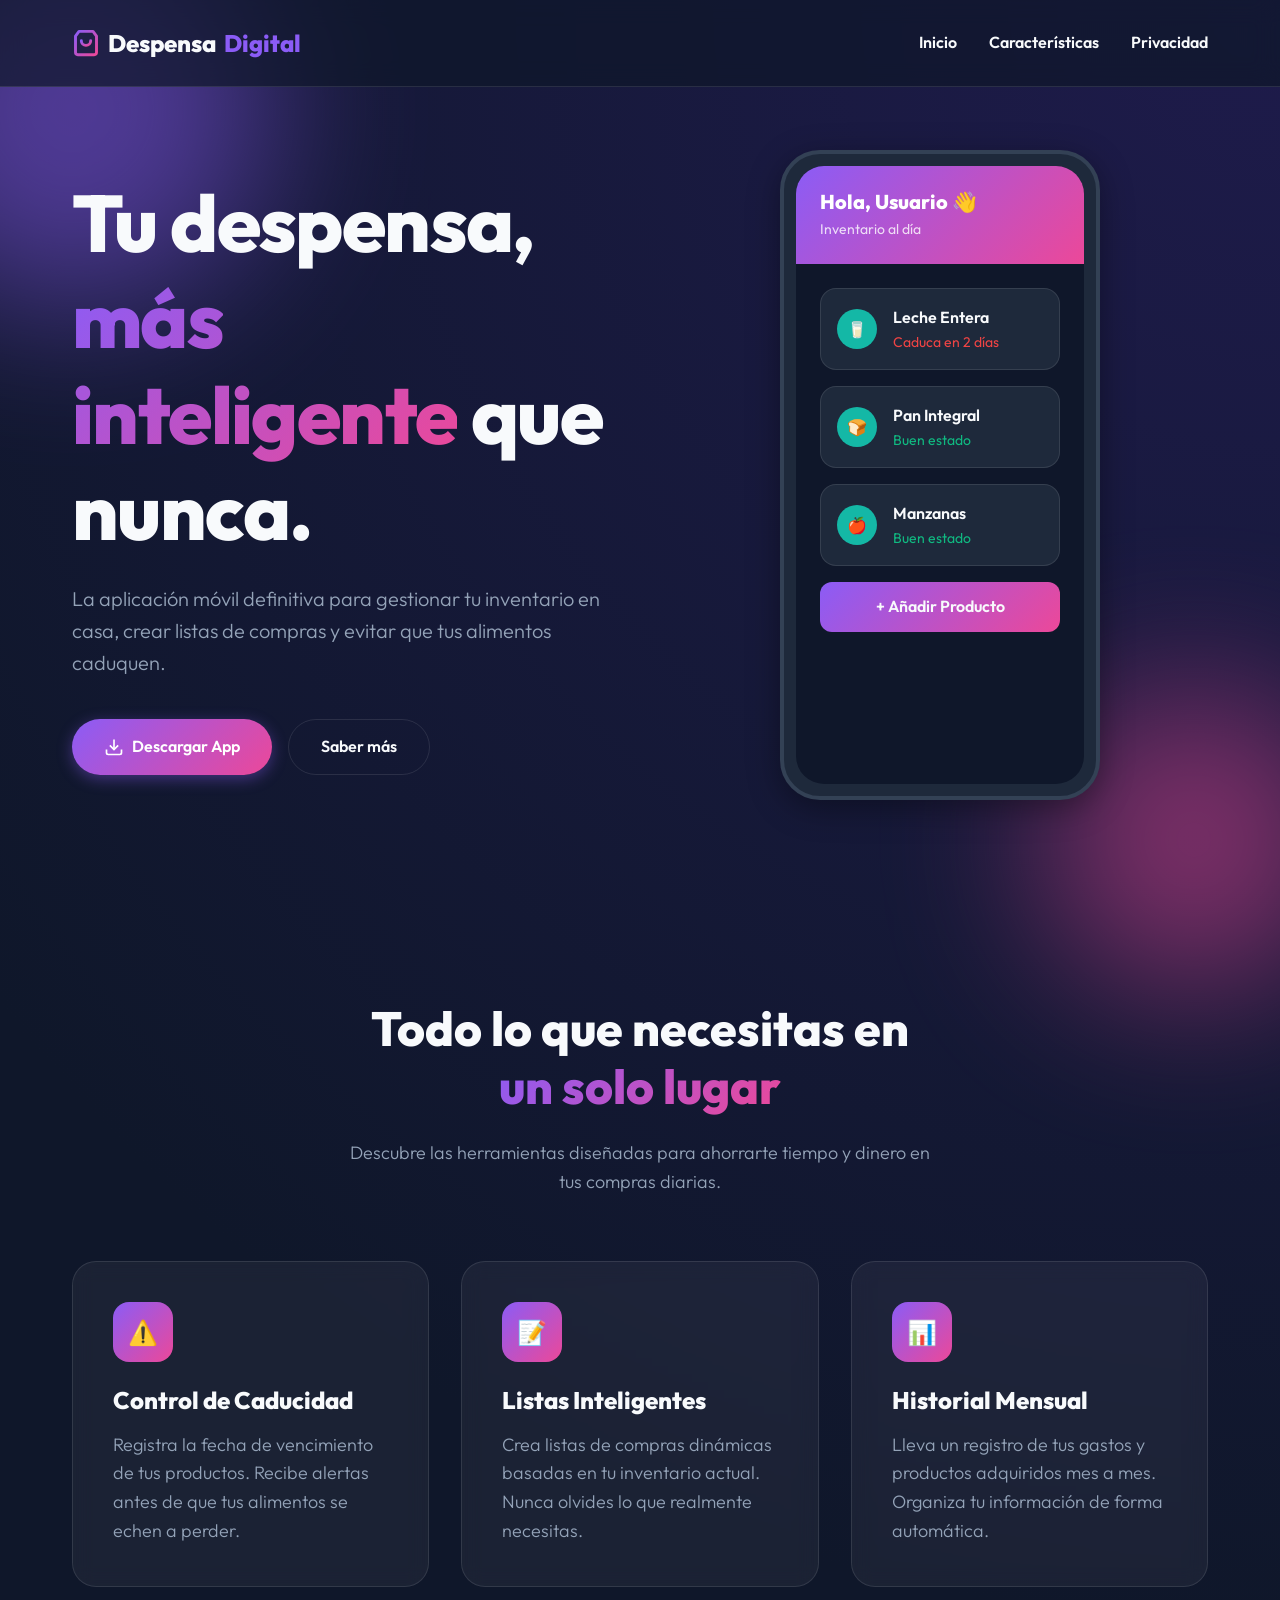
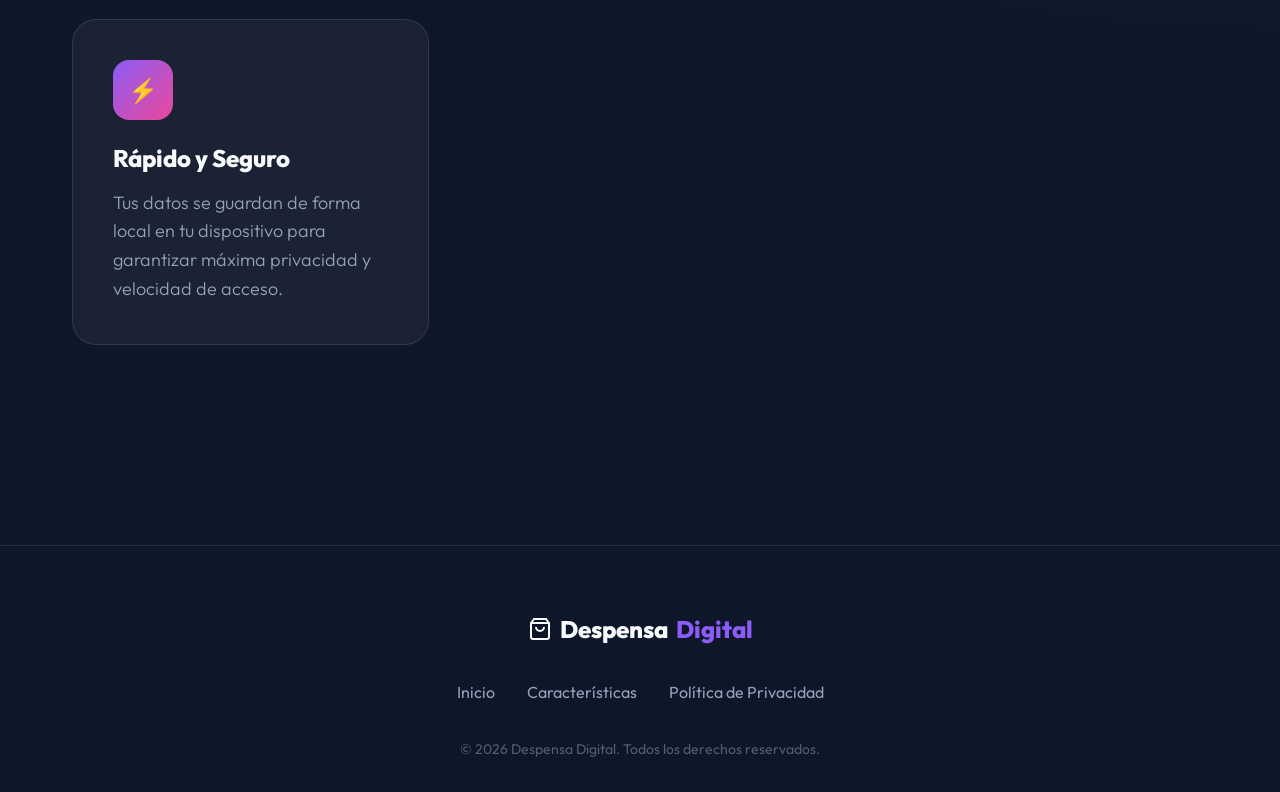
<file: index.html>
<!DOCTYPE html>
<html lang="es">
<head>
    <meta charset="UTF-8">
    <meta name="viewport" content="width=device-width, initial-scale=1.0">
    <title>Despensa Digital | Controla tus compras e inventario</title>
    <meta name="description" content="Gestiona tu despensa digital y listas de compras de forma inteligente. Haz un seguimiento de la caducidad de tus productos y mantén el historial de tus compras mensuales.">
    <link rel="stylesheet" href="css/styles.css">
</head>
<body>
    <!-- Floating Orbs -->
    <div class="floating-blob blob-1"></div>
    <div class="floating-blob blob-2"></div>

    <!-- Header -->
    <header>
        <div class="container nav-content">
            <a href="index.html" class="logo">
                <svg width="28" height="28" viewBox="0 0 24 24" fill="none" stroke="url(#gradient)" stroke-width="2.5" stroke-linecap="round" stroke-linejoin="round">
                    <defs>
                        <linearGradient id="gradient" x1="0%" y1="0%" x2="100%" y2="100%">
                            <stop offset="0%" stop-color="#8b5cf6" />
                            <stop offset="100%" stop-color="#ec4899" />
                        </linearGradient>
                    </defs>
                    <path d="M6 2L3 6v14a2 2 0 0 0 2 2h14a2 2 0 0 0 2-2V6l-3-4z"></path>
                    <line x1="3" y1="6" x2="21" y2="6"></line>
                    <path d="M16 10a4 4 0 0 1-8 0"></path>
                </svg>
                Despensa<span>Digital</span>
            </a>
            <nav>
                <ul class="nav-links">
                    <li><a href="#inicio">Inicio</a></li>
                    <li><a href="#caracteristicas">Características</a></li>
                    <li><a href="privacy.html">Privacidad</a></li>
                </ul>
            </nav>
        </div>
    </header>

    <!-- Hero Section -->
    <section id="inicio" class="hero">
        <div class="container hero-content">
            <div class="hero-text">
                <h1>Tu despensa, <br><span class="text-gradient">más inteligente</span> que nunca.</h1>
                <p>La aplicación móvil definitiva para gestionar tu inventario en casa, crear listas de compras y evitar que tus alimentos caduquen.</p>
                <div class="hero-cta">
                    <a href="#" class="btn btn-primary">
                        <svg width="20" height="20" viewBox="0 0 24 24" fill="none" stroke="currentColor" stroke-width="2"><path d="M21 15v4a2 2 0 0 1-2 2H5a2 2 0 0 1-2-2v-4"></path><polyline points="7 10 12 15 17 10"></polyline><line x1="12" y1="15" x2="12" y2="3"></line></svg>
                        Descargar App
                    </a>
                    <a href="#caracteristicas" class="btn btn-outline">Saber más</a>
                </div>
            </div>
            <div class="hero-visual">
                <!-- Premium App Mockup UI built with CSS -->
                <div class="mockup-container">
                    <div class="mockup-screen">
                        <div class="mockup-header">
                            <h3>Hola, Usuario 👋</h3>
                            <div style="font-size: 0.875rem; opacity: 0.8; margin-top: 4px;">Inventario al día</div>
                        </div>
                        <div class="mockup-body">
                            <!-- Mock List Items -->
                            <div class="mockup-item">
                                <div class="mockup-icon">🥛</div>
                                <div class="mockup-item-text">
                                    <div>Leche Entera</div>
                                    <div style="color: #ef4444;">Caduca en 2 días</div>
                                </div>
                            </div>
                            <div class="mockup-item">
                                <div class="mockup-icon">🍞</div>
                                <div class="mockup-item-text">
                                    <div>Pan Integral</div>
                                    <div style="color: #10b981;">Buen estado</div>
                                </div>
                            </div>
                            <div class="mockup-item">
                                <div class="mockup-icon">🍎</div>
                                <div class="mockup-item-text">
                                    <div>Manzanas</div>
                                    <div style="color: #10b981;">Buen estado</div>
                                </div>
                            </div>
                            
                            <!-- Add Button Mockup -->
                            <div style="margin-top: auto; padding: 12px; background: var(--gradient-accent); border-radius: 12px; text-align: center; font-weight: 600;">
                                + Añadir Producto
                            </div>
                        </div>
                    </div>
                </div>
            </div>
        </div>
    </section>

    <!-- Features Section -->
    <section id="caracteristicas" class="features">
        <div class="container">
            <div class="section-header">
                <h2>Todo lo que necesitas en <span class="text-gradient">un solo lugar</span></h2>
                <p>Descubre las herramientas diseñadas para ahorrarte tiempo y dinero en tus compras diarias.</p>
            </div>
            <div class="features-grid">
                <!-- Feature 1 -->
                <div class="feature-card">
                    <div class="feature-icon">⚠️</div>
                    <h3>Control de Caducidad</h3>
                    <p>Registra la fecha de vencimiento de tus productos. Recibe alertas antes de que tus alimentos se echen a perder.</p>
                </div>
                <!-- Feature 2 -->
                <div class="feature-card">
                    <div class="feature-icon">📝</div>
                    <h3>Listas Inteligentes</h3>
                    <p>Crea listas de compras dinámicas basadas en tu inventario actual. Nunca olvides lo que realmente necesitas.</p>
                </div>
                <!-- Feature 3 -->
                <div class="feature-card">
                    <div class="feature-icon">📊</div>
                    <h3>Historial Mensual</h3>
                    <p>Lleva un registro de tus gastos y productos adquiridos mes a mes. Organiza tu información de forma automática.</p>
                </div>
                <!-- Feature 4 -->
                <div class="feature-card">
                    <div class="feature-icon">⚡</div>
                    <h3>Rápido y Seguro</h3>
                    <p>Tus datos se guardan de forma local en tu dispositivo para garantizar máxima privacidad y velocidad de acceso.</p>
                </div>
            </div>
        </div>
    </section>

    <!-- Footer -->
    <footer>
        <div class="container footer-content">
            <a href="index.html" class="logo">
                <svg width="24" height="24" viewBox="0 0 24 24" fill="none" stroke="currentColor" stroke-width="2"><path d="M6 2L3 6v14a2 2 0 0 0 2 2h14a2 2 0 0 0 2-2V6l-3-4z"></path><line x1="3" y1="6" x2="21" y2="6"></line><path d="M16 10a4 4 0 0 1-8 0"></path></svg>
                Despensa<span>Digital</span>
            </a>
            <div class="footer-links">
                <a href="#inicio">Inicio</a>
                <a href="#caracteristicas">Características</a>
                <a href="privacy.html">Política de Privacidad</a>
            </div>
            <div class="copyright">
                &copy; 2026 Despensa Digital. Todos los derechos reservados.
            </div>
        </div>
    </footer>

    <script src="js/main.js"></script>
</body>
</html>
</file>
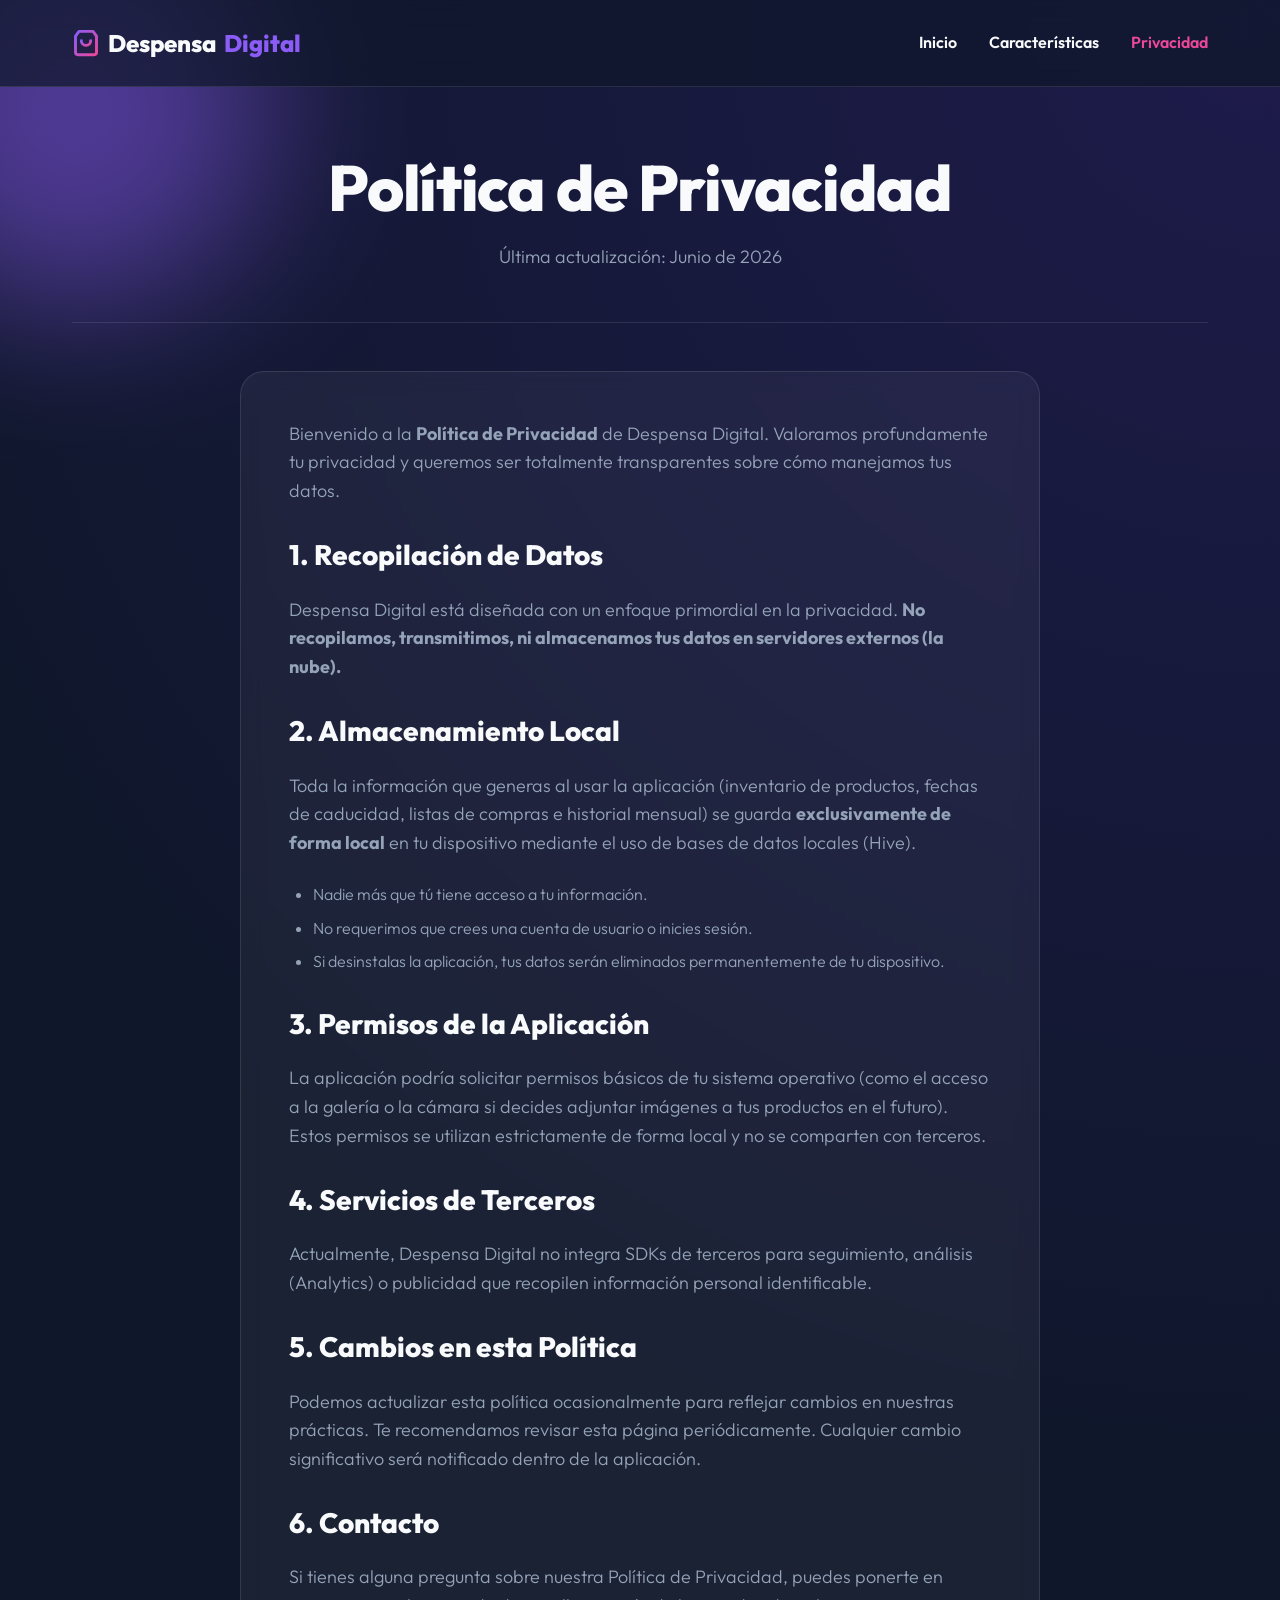
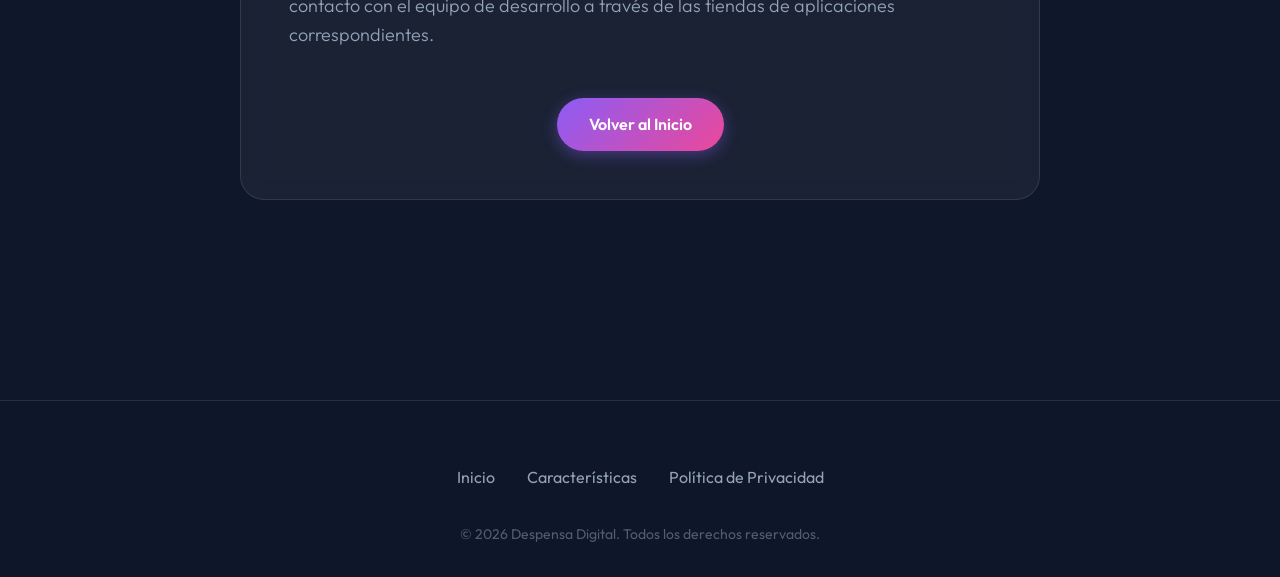
<file: privacy.html>
<!DOCTYPE html>
<html lang="es">
<head>
    <meta charset="UTF-8">
    <meta name="viewport" content="width=device-width, initial-scale=1.0">
    <title>Política de Privacidad | Despensa Digital</title>
    <meta name="description" content="Política de privacidad de Despensa Digital. Conoce cómo protegemos tus datos locales.">
    <link rel="stylesheet" href="css/styles.css">
</head>
<body>
    <!-- Floating Orbs for background consistency -->
    <div class="floating-blob blob-1"></div>

    <!-- Header -->
    <header>
        <div class="container nav-content">
            <a href="index.html" class="logo">
                <svg width="28" height="28" viewBox="0 0 24 24" fill="none" stroke="url(#gradient)" stroke-width="2.5" stroke-linecap="round" stroke-linejoin="round">
                    <defs>
                        <linearGradient id="gradient" x1="0%" y1="0%" x2="100%" y2="100%">
                            <stop offset="0%" stop-color="#8b5cf6" />
                            <stop offset="100%" stop-color="#ec4899" />
                        </linearGradient>
                    </defs>
                    <path d="M6 2L3 6v14a2 2 0 0 0 2 2h14a2 2 0 0 0 2-2V6l-3-4z"></path>
                    <line x1="3" y1="6" x2="21" y2="6"></line>
                    <path d="M16 10a4 4 0 0 1-8 0"></path>
                </svg>
                Despensa<span>Digital</span>
            </a>
            <nav>
                <ul class="nav-links">
                    <li><a href="index.html#inicio">Inicio</a></li>
                    <li><a href="index.html#caracteristicas">Características</a></li>
                    <li><a href="privacy.html" style="color: var(--accent-secondary);">Privacidad</a></li>
                </ul>
            </nav>
        </div>
    </header>

    <!-- Privacy Content -->
    <main class="container" style="padding-bottom: 100px;">
        <div class="page-header">
            <h1 style="font-size: clamp(2rem, 5vw, 4rem);">Política de Privacidad</h1>
            <p style="margin-top: 1rem;">Última actualización: Junio de 2026</p>
        </div>

        <div class="content-wrapper">
            <p>Bienvenido a la <strong>Política de Privacidad</strong> de Despensa Digital. Valoramos profundamente tu privacidad y queremos ser totalmente transparentes sobre cómo manejamos tus datos.</p>
            
            <h2>1. Recopilación de Datos</h2>
            <p>Despensa Digital está diseñada con un enfoque primordial en la privacidad. <strong>No recopilamos, transmitimos, ni almacenamos tus datos en servidores externos (la nube).</strong></p>
            
            <h2>2. Almacenamiento Local</h2>
            <p>Toda la información que generas al usar la aplicación (inventario de productos, fechas de caducidad, listas de compras e historial mensual) se guarda <strong>exclusivamente de forma local</strong> en tu dispositivo mediante el uso de bases de datos locales (Hive).</p>
            <ul>
                <li>Nadie más que tú tiene acceso a tu información.</li>
                <li>No requerimos que crees una cuenta de usuario o inicies sesión.</li>
                <li>Si desinstalas la aplicación, tus datos serán eliminados permanentemente de tu dispositivo.</li>
            </ul>

            <h2>3. Permisos de la Aplicación</h2>
            <p>La aplicación podría solicitar permisos básicos de tu sistema operativo (como el acceso a la galería o la cámara si decides adjuntar imágenes a tus productos en el futuro). Estos permisos se utilizan estrictamente de forma local y no se comparten con terceros.</p>
            
            <h2>4. Servicios de Terceros</h2>
            <p>Actualmente, Despensa Digital no integra SDKs de terceros para seguimiento, análisis (Analytics) o publicidad que recopilen información personal identificable.</p>

            <h2>5. Cambios en esta Política</h2>
            <p>Podemos actualizar esta política ocasionalmente para reflejar cambios en nuestras prácticas. Te recomendamos revisar esta página periódicamente. Cualquier cambio significativo será notificado dentro de la aplicación.</p>

            <h2>6. Contacto</h2>
            <p>Si tienes alguna pregunta sobre nuestra Política de Privacidad, puedes ponerte en contacto con el equipo de desarrollo a través de las tiendas de aplicaciones correspondientes.</p>
            
            <div style="margin-top: 3rem; text-align: center;">
                <a href="index.html" class="btn btn-primary">Volver al Inicio</a>
            </div>
        </div>
    </main>

    <!-- Footer -->
    <footer>
        <div class="container footer-content">
            <div class="footer-links">
                <a href="index.html#inicio">Inicio</a>
                <a href="index.html#caracteristicas">Características</a>
                <a href="privacy.html">Política de Privacidad</a>
            </div>
            <div class="copyright">
                &copy; 2026 Despensa Digital. Todos los derechos reservados.
            </div>
        </div>
    </footer>

    <script src="js/main.js"></script>
</body>
</html>
</file>
<file: css/styles.css>
@import url('https://fonts.googleapis.com/css2?family=Outfit:wght@300;400;600;800&display=swap');

:root {
  /* Color Palette */
  --bg-primary: #0f172a; /* Deep Slate */
  --bg-secondary: #1e293b;
  --text-main: #f8fafc;
  --text-muted: #94a3b8;
  
  --accent-primary: #8b5cf6; /* Vibrant Purple */
  --accent-secondary: #ec4899; /* Pink */
  --accent-tertiary: #14b8a6; /* Teal */

  --gradient-bg: radial-gradient(circle at top right, #1e1b4b, var(--bg-primary) 60%);
  --gradient-accent: linear-gradient(135deg, var(--accent-primary), var(--accent-secondary));
  
  /* Glassmorphism */
  --glass-bg: rgba(255, 255, 255, 0.05);
  --glass-border: rgba(255, 255, 255, 0.1);
  --glass-shadow: 0 8px 32px 0 rgba(0, 0, 0, 0.37);

  /* Spacing & Sizes */
  --radius-lg: 24px;
  --radius-md: 16px;
  --radius-sm: 8px;
  
  --transition: all 0.3s cubic-bezier(0.25, 0.8, 0.25, 1);
}

* {
  margin: 0;
  padding: 0;
  box-sizing: border-box;
}

html {
  scroll-behavior: smooth;
}

body {
  font-family: 'Outfit', sans-serif;
  background: var(--bg-primary);
  background-image: var(--gradient-bg);
  color: var(--text-main);
  min-height: 100vh;
  line-height: 1.6;
  overflow-x: hidden;
}

/* Typography */
h1, h2, h3, h4, h5, h6 {
  font-weight: 800;
  line-height: 1.2;
}

h1 {
  font-size: clamp(3rem, 8vw, 5rem);
  letter-spacing: -0.02em;
}

h2 {
  font-size: clamp(2rem, 5vw, 3rem);
  margin-bottom: 1.5rem;
}

p {
  font-size: 1.125rem;
  color: var(--text-muted);
  font-weight: 300;
}

.text-gradient {
  background: var(--gradient-accent);
  -webkit-background-clip: text;
  -webkit-text-fill-color: transparent;
  background-clip: text;
}

/* Layout */
.container {
  width: 100%;
  max-width: 1200px;
  margin: 0 auto;
  padding: 0 2rem;
}

/* Navbar */
header {
  position: fixed;
  top: 0;
  width: 100%;
  padding: 1.5rem 0;
  z-index: 100;
  backdrop-filter: blur(12px);
  -webkit-backdrop-filter: blur(12px);
  background: rgba(15, 23, 42, 0.7);
  border-bottom: 1px solid var(--glass-border);
  transition: var(--transition);
}

.nav-content {
  display: flex;
  justify-content: space-between;
  align-items: center;
}

.logo {
  font-size: 1.5rem;
  font-weight: 800;
  text-decoration: none;
  color: var(--text-main);
  display: flex;
  align-items: center;
  gap: 0.5rem;
}

.logo span {
  color: var(--accent-primary);
}

.nav-links {
  display: flex;
  gap: 2rem;
  list-style: none;
}

.nav-links a {
  text-decoration: none;
  color: var(--text-main);
  font-weight: 600;
  font-size: 1rem;
  transition: var(--transition);
}

.nav-links a:hover {
  color: var(--accent-secondary);
}

/* Buttons */
.btn {
  display: inline-flex;
  align-items: center;
  justify-content: center;
  padding: 0.875rem 2rem;
  border-radius: 100px;
  font-weight: 600;
  font-size: 1rem;
  text-decoration: none;
  cursor: pointer;
  transition: var(--transition);
  border: none;
  gap: 0.5rem;
}

.btn-primary {
  background: var(--gradient-accent);
  color: white;
  box-shadow: 0 4px 15px rgba(139, 92, 246, 0.4);
}

.btn-primary:hover {
  transform: translateY(-2px);
  box-shadow: 0 8px 25px rgba(236, 72, 153, 0.5);
}

.btn-outline {
  background: transparent;
  color: var(--text-main);
  border: 1px solid var(--glass-border);
  backdrop-filter: blur(5px);
}

.btn-outline:hover {
  background: var(--glass-bg);
  border-color: var(--accent-primary);
}

/* Hero Section */
.hero {
  padding-top: 150px;
  padding-bottom: 100px;
  min-height: 100vh;
  display: flex;
  align-items: center;
  position: relative;
}

.hero-content {
  display: grid;
  grid-template-columns: 1fr 1fr;
  gap: 4rem;
  align-items: center;
}

.hero-text {
  animation: slideUpFade 1s cubic-bezier(0.16, 1, 0.3, 1) forwards;
}

.hero-text p {
  margin: 1.5rem 0 2.5rem;
  font-size: 1.25rem;
}

.hero-cta {
  display: flex;
  gap: 1rem;
}

.hero-visual {
  position: relative;
  animation: slideLeftFade 1s cubic-bezier(0.16, 1, 0.3, 1) 0.2s forwards;
  opacity: 0;
}

/* Mockup UI representation */
.mockup-container {
  width: 100%;
  max-width: 320px;
  height: 650px;
  margin: 0 auto;
  background: var(--bg-secondary);
  border-radius: 40px;
  padding: 12px;
  box-shadow: var(--glass-shadow);
  border: 4px solid #334155;
  position: relative;
  overflow: hidden;
}

.mockup-screen {
  background: var(--bg-primary);
  width: 100%;
  height: 100%;
  border-radius: 28px;
  overflow: hidden;
  position: relative;
  display: flex;
  flex-direction: column;
}

.mockup-header {
  padding: 1.5rem;
  background: var(--gradient-accent);
  color: white;
}

.mockup-header h3 {
  font-size: 1.25rem;
}

.mockup-body {
  padding: 1.5rem;
  display: flex;
  flex-direction: column;
  gap: 1rem;
}

.mockup-item {
  background: var(--bg-secondary);
  padding: 1rem;
  border-radius: var(--radius-md);
  display: flex;
  align-items: center;
  gap: 1rem;
  border: 1px solid var(--glass-border);
}

.mockup-icon {
  width: 40px;
  height: 40px;
  border-radius: 50%;
  background: var(--accent-tertiary);
  display: flex;
  align-items: center;
  justify-content: center;
}

.mockup-item-text div:first-child {
  font-weight: 600;
  color: var(--text-main);
}

.mockup-item-text div:last-child {
  font-size: 0.875rem;
  color: var(--accent-secondary);
}

/* Floating Elements (Decoration) */
.floating-blob {
  position: absolute;
  border-radius: 50%;
  filter: blur(80px);
  opacity: 0.5;
  z-index: -1;
}

.blob-1 {
  top: -10%;
  left: -10%;
  width: 400px;
  height: 400px;
  background: var(--accent-primary);
  animation: float 10s ease-in-out infinite;
}

.blob-2 {
  bottom: -10%;
  right: -5%;
  width: 300px;
  height: 300px;
  background: var(--accent-secondary);
  animation: float 12s ease-in-out infinite reverse;
}

/* Features Section */
.features {
  padding: 100px 0;
  position: relative;
}

.section-header {
  text-align: center;
  max-width: 600px;
  margin: 0 auto 4rem;
}

.features-grid {
  display: grid;
  grid-template-columns: repeat(auto-fit, minmax(300px, 1fr));
  gap: 2rem;
}

.feature-card {
  background: var(--glass-bg);
  border: 1px solid var(--glass-border);
  backdrop-filter: blur(10px);
  padding: 2.5rem;
  border-radius: var(--radius-lg);
  transition: var(--transition);
}

.feature-card:hover {
  transform: translateY(-10px);
  background: rgba(255, 255, 255, 0.08);
  border-color: var(--accent-primary);
}

.feature-icon {
  width: 60px;
  height: 60px;
  background: var(--gradient-accent);
  border-radius: var(--radius-md);
  display: flex;
  align-items: center;
  justify-content: center;
  margin-bottom: 1.5rem;
  font-size: 1.5rem;
}

.feature-card h3 {
  font-size: 1.5rem;
  margin-bottom: 1rem;
}

/* Privacy Policy Content */
.page-header {
  padding: 150px 0 50px;
  text-align: center;
  border-bottom: 1px solid var(--glass-border);
  margin-bottom: 3rem;
}

.content-wrapper {
  max-width: 800px;
  margin: 0 auto;
  background: var(--glass-bg);
  border: 1px solid var(--glass-border);
  padding: 3rem;
  border-radius: var(--radius-lg);
  backdrop-filter: blur(10px);
}

.content-wrapper h2 {
  margin-top: 2rem;
  font-size: 1.75rem;
}

.content-wrapper p, .content-wrapper ul {
  margin-bottom: 1.5rem;
}

.content-wrapper ul {
  padding-left: 1.5rem;
  color: var(--text-muted);
  font-weight: 300;
}

.content-wrapper li {
  margin-bottom: 0.5rem;
}

/* Footer */
footer {
  border-top: 1px solid var(--glass-border);
  padding: 4rem 0 2rem;
  margin-top: 100px;
  background: rgba(15, 23, 42, 0.5);
}

.footer-content {
  display: flex;
  flex-direction: column;
  align-items: center;
  gap: 2rem;
  text-align: center;
}

.footer-links {
  display: flex;
  gap: 2rem;
}

.footer-links a {
  color: var(--text-muted);
  text-decoration: none;
  transition: var(--transition);
}

.footer-links a:hover {
  color: var(--accent-primary);
}

.copyright {
  color: rgba(148, 163, 184, 0.5);
  font-size: 0.875rem;
}

/* Animations */
@keyframes slideUpFade {
  0% {
    opacity: 0;
    transform: translateY(40px);
  }
  100% {
    opacity: 1;
    transform: translateY(0);
  }
}

@keyframes slideLeftFade {
  0% {
    opacity: 0;
    transform: translateX(40px);
  }
  100% {
    opacity: 1;
    transform: translateX(0);
  }
}

@keyframes float {
  0%, 100% {
    transform: translate(0, 0);
  }
  50% {
    transform: translate(20px, -20px);
  }
}

/* Responsive Design */
@media (max-width: 992px) {
  .hero-content {
    grid-template-columns: 1fr;
    text-align: center;
    gap: 3rem;
  }
  
  .hero-cta {
    justify-content: center;
  }
  
  .hero-visual {
    margin: 0 auto;
  }
}

@media (max-width: 768px) {
  h1 {
    font-size: 2.5rem;
  }
  
  h2 {
    font-size: 2rem;
  }
  
  .nav-links {
    display: none; /* Hide on mobile for simplicity, or implement toggle in JS */
  }
  
  .hero-cta {
    flex-direction: column;
  }
  
  .content-wrapper {
    padding: 2rem 1.5rem;
  }
}
</file>
